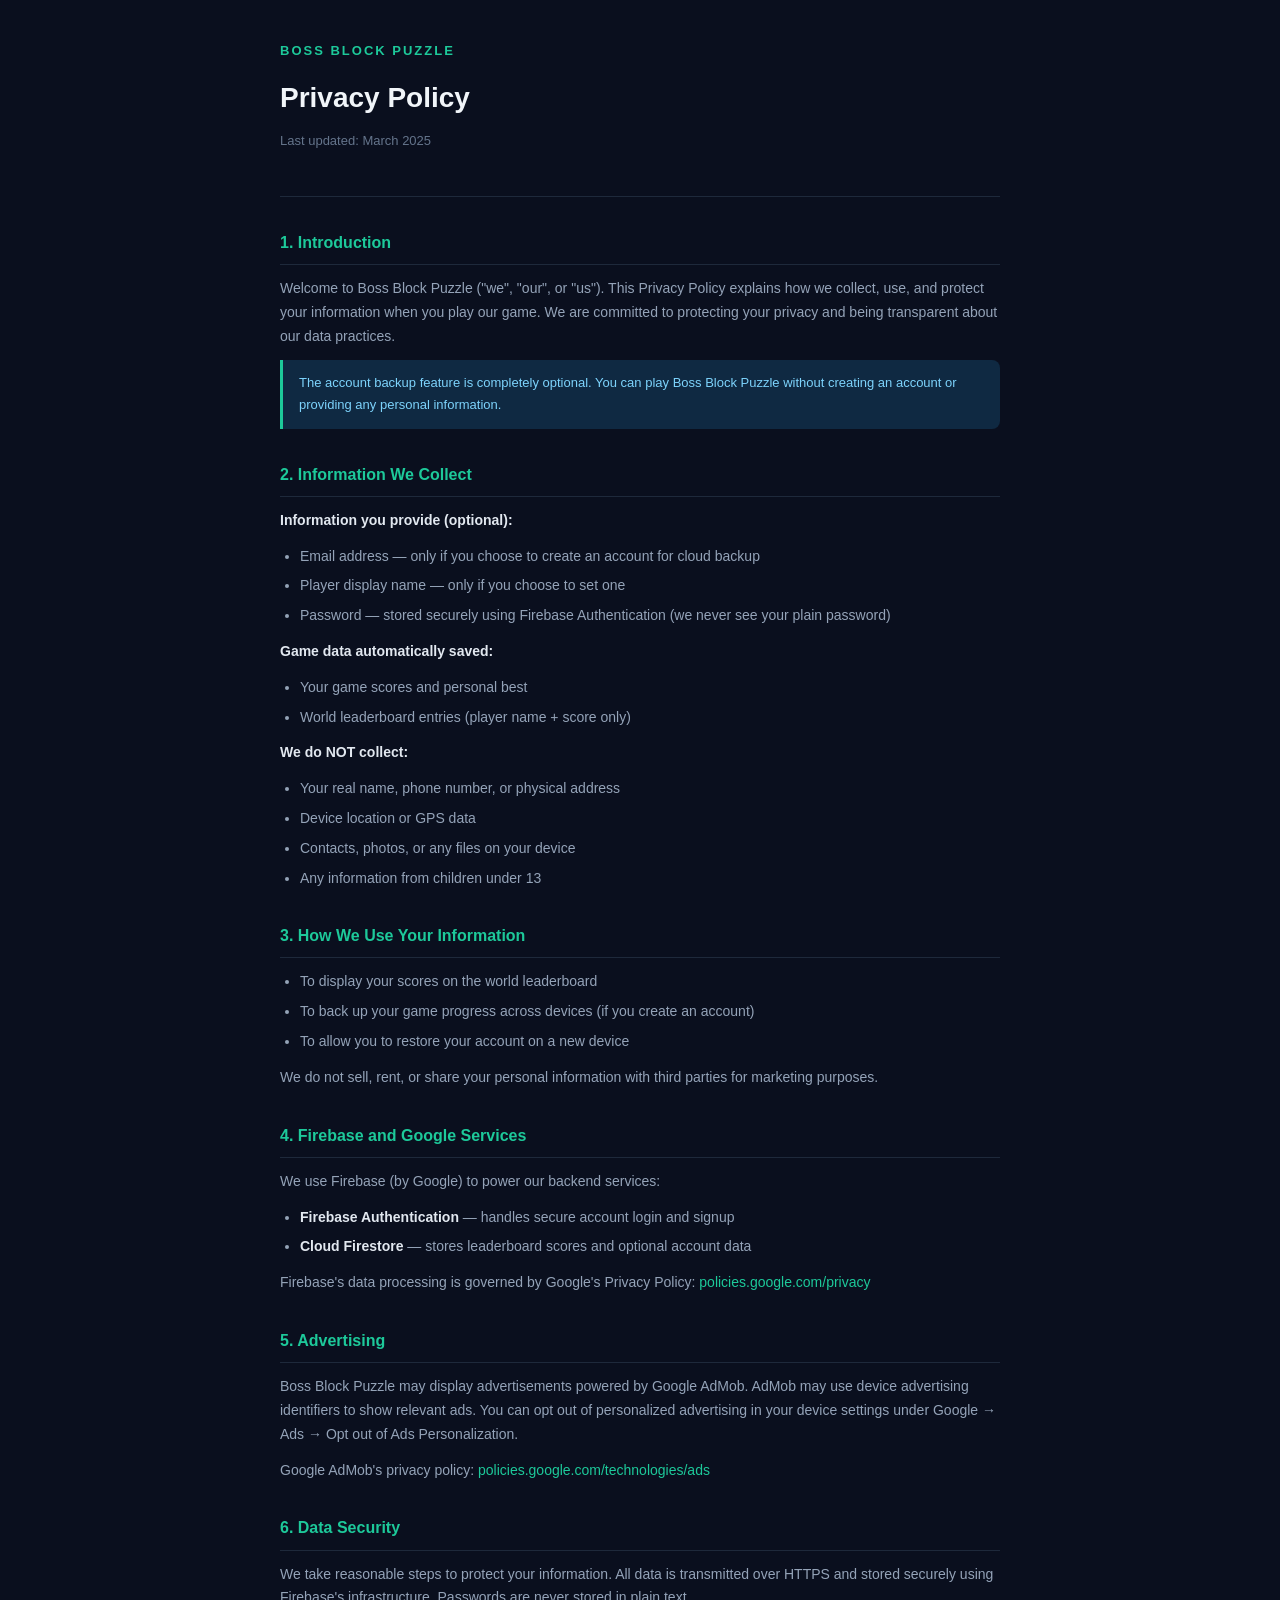
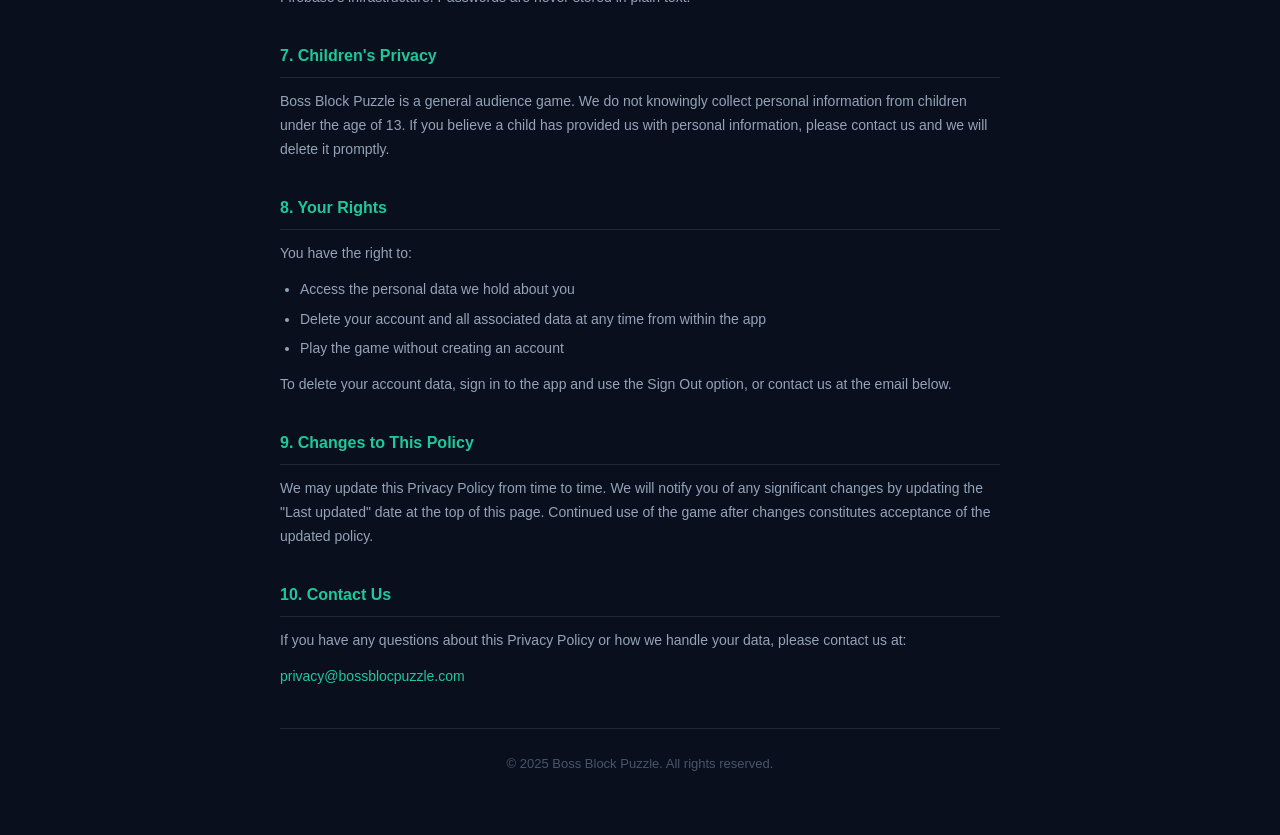
<file: privacy-policy.html>
<!DOCTYPE html>
<html lang="en">
<head>
<meta charset="UTF-8">
<meta name="viewport" content="width=device-width, initial-scale=1.0">
<title>Privacy Policy – Boss Block Puzzle</title>
<style>
  * { box-sizing: border-box; margin: 0; padding: 0; }
  body { font-family: -apple-system, BlinkMacSystemFont, 'Segoe UI', sans-serif; background: #0a0f1e; color: #e2e8f0; line-height: 1.7; padding: 0 16px 60px; }
  .wrap { max-width: 720px; margin: 0 auto; }
  header { padding: 40px 0 32px; border-bottom: 1px solid #1e293b; margin-bottom: 32px; }
  .logo { font-size: 13px; font-weight: 600; color: #1dc99a; letter-spacing: 2px; text-transform: uppercase; margin-bottom: 12px; }
  h1 { font-size: 28px; font-weight: 700; color: #f1f5f9; margin-bottom: 8px; }
  .updated { font-size: 13px; color: #64748b; }
  section { margin-bottom: 32px; }
  h2 { font-size: 16px; font-weight: 600; color: #1dc99a; margin-bottom: 12px; padding-bottom: 8px; border-bottom: 1px solid #1e293b; }
  p { font-size: 14px; color: #94a3b8; margin-bottom: 12px; }
  ul { padding-left: 20px; margin-bottom: 12px; }
  li { font-size: 14px; color: #94a3b8; margin-bottom: 6px; }
  .highlight { background: #0f2942; border-left: 3px solid #1dc99a; border-radius: 0 8px 8px 0; padding: 12px 16px; margin: 12px 0; font-size: 13px; color: #7dd3fc; }
  a { color: #1dc99a; text-decoration: none; }
  a:hover { text-decoration: underline; }
  footer { margin-top: 40px; padding-top: 24px; border-top: 1px solid #1e293b; font-size: 13px; color: #475569; text-align: center; }
</style>
</head>
<body>
<div class="wrap">
  <header>
    <div class="logo">Boss Block Puzzle</div>
    <h1>Privacy Policy</h1>
    <p class="updated">Last updated: March 2025</p>
  </header>

  <section>
    <h2>1. Introduction</h2>
    <p>Welcome to Boss Block Puzzle ("we", "our", or "us"). This Privacy Policy explains how we collect, use, and protect your information when you play our game. We are committed to protecting your privacy and being transparent about our data practices.</p>
    <div class="highlight">The account backup feature is completely optional. You can play Boss Block Puzzle without creating an account or providing any personal information.</div>
  </section>

  <section>
    <h2>2. Information We Collect</h2>
    <p><strong style="color:#e2e8f0">Information you provide (optional):</strong></p>
    <ul>
      <li>Email address — only if you choose to create an account for cloud backup</li>
      <li>Player display name — only if you choose to set one</li>
      <li>Password — stored securely using Firebase Authentication (we never see your plain password)</li>
    </ul>
    <p><strong style="color:#e2e8f0">Game data automatically saved:</strong></p>
    <ul>
      <li>Your game scores and personal best</li>
      <li>World leaderboard entries (player name + score only)</li>
    </ul>
    <p><strong style="color:#e2e8f0">We do NOT collect:</strong></p>
    <ul>
      <li>Your real name, phone number, or physical address</li>
      <li>Device location or GPS data</li>
      <li>Contacts, photos, or any files on your device</li>
      <li>Any information from children under 13</li>
    </ul>
  </section>

  <section>
    <h2>3. How We Use Your Information</h2>
    <ul>
      <li>To display your scores on the world leaderboard</li>
      <li>To back up your game progress across devices (if you create an account)</li>
      <li>To allow you to restore your account on a new device</li>
    </ul>
    <p>We do not sell, rent, or share your personal information with third parties for marketing purposes.</p>
  </section>

  <section>
    <h2>4. Firebase and Google Services</h2>
    <p>We use Firebase (by Google) to power our backend services:</p>
    <ul>
      <li><strong style="color:#e2e8f0">Firebase Authentication</strong> — handles secure account login and signup</li>
      <li><strong style="color:#e2e8f0">Cloud Firestore</strong> — stores leaderboard scores and optional account data</li>
    </ul>
    <p>Firebase's data processing is governed by Google's Privacy Policy: <a href="https://policies.google.com/privacy" target="_blank">policies.google.com/privacy</a></p>
  </section>

  <section>
    <h2>5. Advertising</h2>
    <p>Boss Block Puzzle may display advertisements powered by Google AdMob. AdMob may use device advertising identifiers to show relevant ads. You can opt out of personalized advertising in your device settings under Google → Ads → Opt out of Ads Personalization.</p>
    <p>Google AdMob's privacy policy: <a href="https://policies.google.com/technologies/ads" target="_blank">policies.google.com/technologies/ads</a></p>
  </section>

  <section>
    <h2>6. Data Security</h2>
    <p>We take reasonable steps to protect your information. All data is transmitted over HTTPS and stored securely using Firebase's infrastructure. Passwords are never stored in plain text.</p>
  </section>

  <section>
    <h2>7. Children's Privacy</h2>
    <p>Boss Block Puzzle is a general audience game. We do not knowingly collect personal information from children under the age of 13. If you believe a child has provided us with personal information, please contact us and we will delete it promptly.</p>
  </section>

  <section>
    <h2>8. Your Rights</h2>
    <p>You have the right to:</p>
    <ul>
      <li>Access the personal data we hold about you</li>
      <li>Delete your account and all associated data at any time from within the app</li>
      <li>Play the game without creating an account</li>
    </ul>
    <p>To delete your account data, sign in to the app and use the Sign Out option, or contact us at the email below.</p>
  </section>

  <section>
    <h2>9. Changes to This Policy</h2>
    <p>We may update this Privacy Policy from time to time. We will notify you of any significant changes by updating the "Last updated" date at the top of this page. Continued use of the game after changes constitutes acceptance of the updated policy.</p>
  </section>

  <section>
    <h2>10. Contact Us</h2>
    <p>If you have any questions about this Privacy Policy or how we handle your data, please contact us at:</p>
    <p><a href="mailto:privacy@bossblocpuzzle.com">privacy@bossblocpuzzle.com</a></p>
  </section>

  <footer>
    &copy; 2025 Boss Block Puzzle. All rights reserved.
  </footer>
</div>
</body>
</html>
</file>
